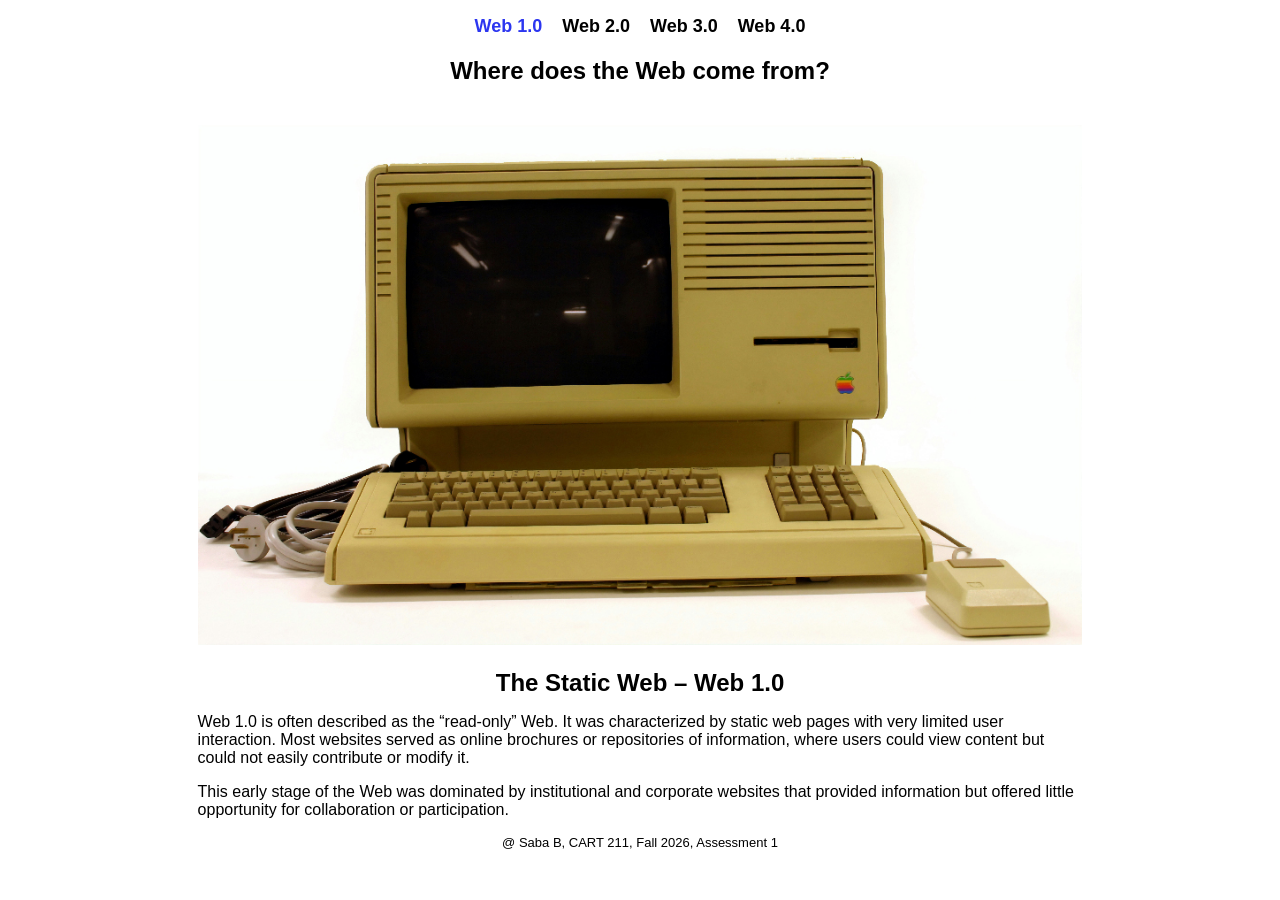
<file: Topics/Assessment2/Index.html>
<!DOCTYPE html>
<html lang="en">
<head>
    <title>Origins of the Web</title>
    <meta charset="UTF-8">
    <nav>
        <ul style="display: flex; justify-content: center; gap: 20px; list-style-type: none; padding: 0;">
            <a href="Index.html" style="color:rgb(44, 54, 240); font-weight: bold; text-decoration: none; font-size:large">Web 1.0</a>
            <a href="Page2.html" style="color:black; font-weight: bold; text-decoration: none; font-size:large">Web 2.0</a>
            <a href="Page3.html" style="color:black; font-weight: bold; text-decoration: none; font-size:large">Web 3.0</a>
            <a href="Page4.html" style="color:black; font-weight: bold; text-decoration: none; font-size:large">Web 4.0</a>
        </ul>

</head>
<body style="font-family: Arial, sans-serif;">
    <header style="width: 70%; margin: auto; text-align: center;">
    <h1>
        Where does the Web come from?
    </h1>
    <img src="Assets/apple_lisa.jpg" width="100%" style="margin: 20px 0;" alt="Apple Lisa computer">
    </header>
    <h2 style="width: 70%; margin: auto; text-align: center;">The Static Web – Web 1.0</h2>
<main style="width: 70%; margin: auto;">
<p>
Web 1.0 is often described as the “read-only” Web. It was characterized by static web pages with very limited user interaction. Most websites served as online brochures or repositories of information, where users could view content but could not easily contribute or modify it.
</p>
<p>This early stage of the Web was dominated by institutional and corporate websites that provided information but offered little opportunity for collaboration or participation.</p>
</main>

</body>

<footer style="width: 70%; margin: auto; text-align: center; font-size: small;">
    @ Saba B, CART 211, Fall 2026, Assessment 1
</footer>
</html>
</file>
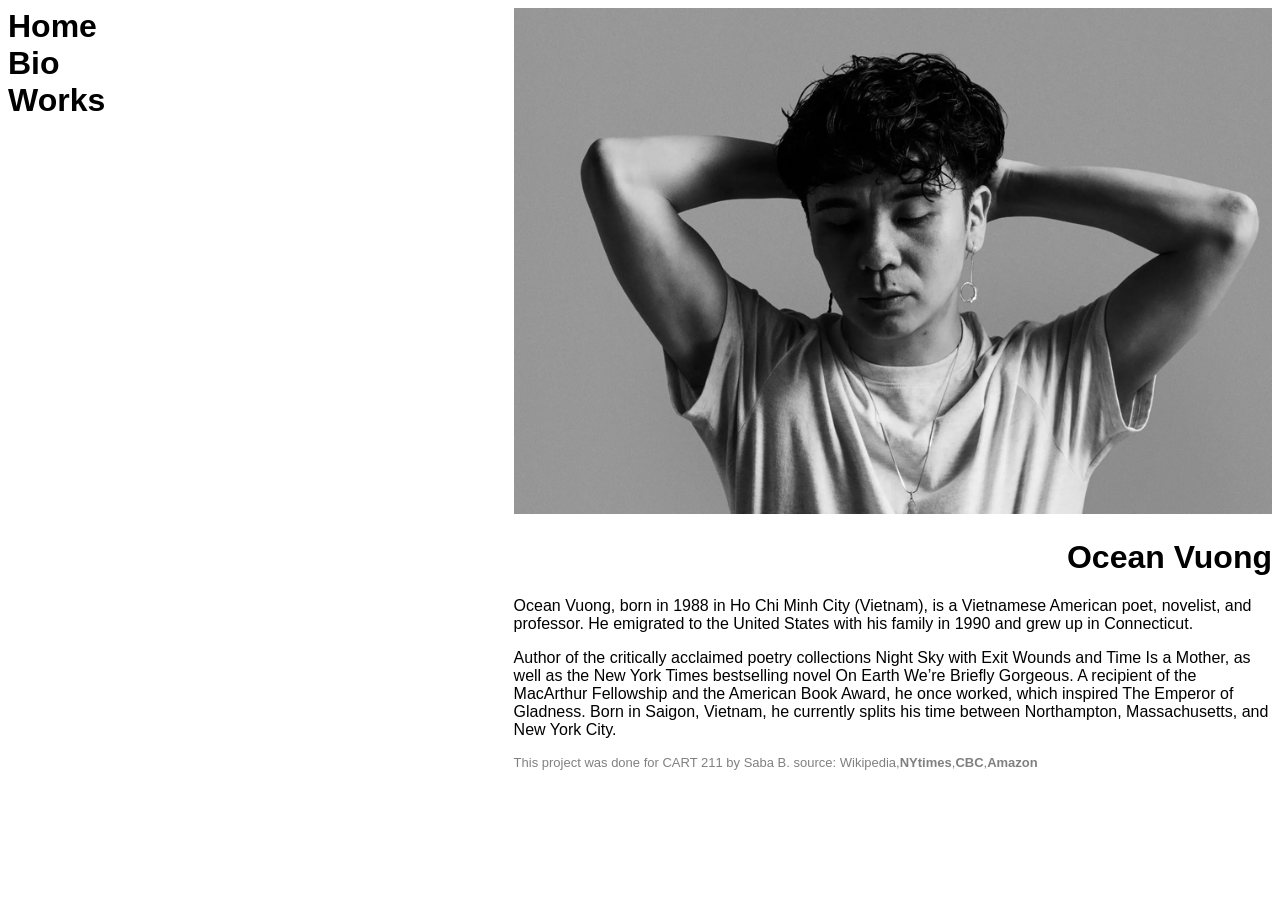
<file: Topics/Saba_Assessement3/Index.html>
<!DOCTYPE html>
<html lang="en">
<head>
    <title>Ocean Vuong</title>
<meta charset="UTF-8">
<meta name="viewport" content="width=device-width, initial-scale=1.0">
<link rel="stylesheet" href="style.css">

<nav>
  
        <a href="Index.html">Home</a>
        <a href="Bio.html">Bio</a>
        <a href="Works.html">Works</a>

</nav>

</head>

<body>

    <div id="wrapper">
    <img src="assets/Home.jpg" alt="Ocean Vuong">
    <header>
    <h1>Ocean Vuong</h1>
</header>

<main>
    <p>Ocean Vuong, born in 1988 in Ho Chi Minh City (Vietnam), is a Vietnamese American poet, novelist, and professor. He emigrated to the United States with his family in 1990 and grew up in Connecticut. 
</p>
<p>Author of the critically acclaimed poetry collections Night Sky with Exit Wounds and Time Is a Mother, as well as the New York Times bestselling novel On Earth We’re Briefly Gorgeous. A recipient of the MacArthur Fellowship and the American Book Award, he once worked, which inspired The Emperor of Gladness. Born in Saigon, Vietnam, he currently splits his time between Northampton, Massachusetts, and New York City.
</p>
</main>
<footer id="footer">
    This project was done for CART 211 by Saba B. source:  Wikipedia, <a id="footer" href="https://www.nytimes.com/2025/05/03/magazine/ocean-vuong-interview.html">NYtimes</a>, <a id="footer" href="https://www.cbc.ca/radio/writersandcompany/ocean-vuong-embraces-life-after-loss-in-his-new-book-of-poems-time-is-a-mother-1.6413281">CBC</a>, <a id="footer" href="https://www.amazon.ca/stores/Ocean-Vuong/author/B004ODUZ2M?ref=ap_rdr&isDramIntegrated=true&shoppingPortalEnabled=true">Amazon</a>
</footer>
</div>
</body>



</html>
</file>
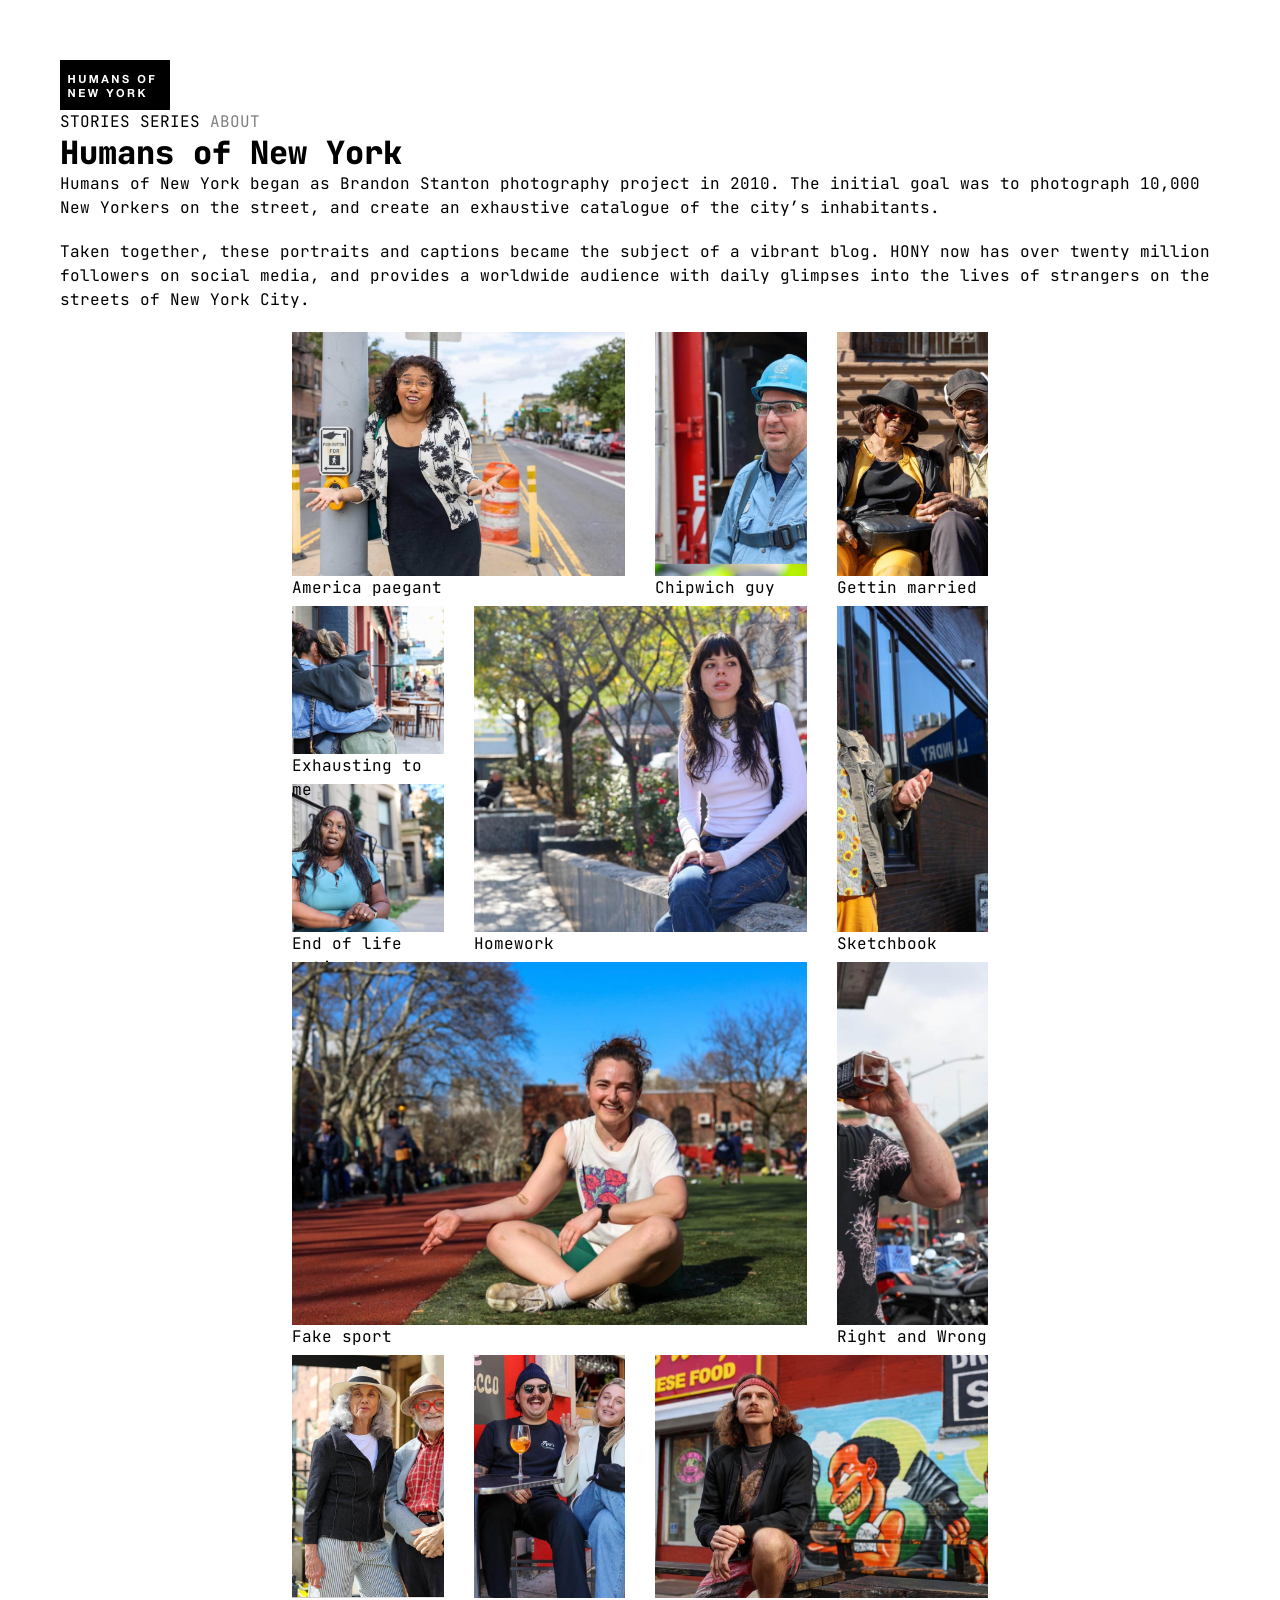
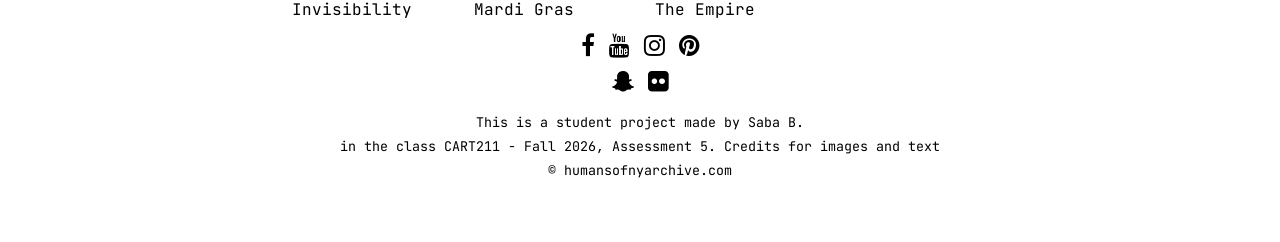
<file: Topics/Saba_Asst5/Asst5/index.html>
<!DOCTYPE html>
<html lang="en">
<head>
    <meta charset="UTF-8">
    <meta name="viewport" content="width=device-width, initial-scale=1.0">
    <title>Humans Of New York</title>
    <link rel="stylesheet" href="reset.css">
    <link rel="stylesheet" href="default.css">
    <link rel="preconnect" href="https://fonts.googleapis.com">
<link rel="preconnect" href="https://fonts.gstatic.com" crossorigin>
<link rel="stylesheet" href="https://cdnjs.cloudflare.com/ajax/libs/font-awesome/4.7.0/css/font-awesome.min.css">

<link href="https://fonts.googleapis.com/css2?family=JetBrains+Mono:ital,wght@0,100..800;1,100..800&display=swap" rel="stylesheet">

   
</head>
<body>
    <div id="wrapper">
        <header>
        <nav>
        <div class="logo">
            <a href="index.html"> <img src="assets/logo.png"></a>
        </div>
        <div class="menu">
        <a href="index.html">STORIES</a>
        <a href="series.html">SERIES</a>
        <a href="about.html" class="current">ABOUT</a>
        </div>
    </nav>
    </header>
    <main>
        <h1>Humans of New York</h1>
            <p>Humans of New York began as Brandon Stanton photography project in 2010.  The initial goal was to photograph 10,000 New Yorkers on the street, and create an exhaustive catalogue of the city’s inhabitants.
             </p>
            <p>Taken together, these portraits and captions became the subject of a vibrant blog. HONY now has over twenty million followers on social media, and provides a worldwide audience with daily glimpses into the lives of strangers on the streets of New York City.
             </p>
            <div class="image-container">
                <figure class="img1">
                    <img src="assets/america_pageant.jpg" alt="America Pageant">
                    <figcaption>America paegant</figcaption>
                </figure>
                <figure class="img2">
                    <img src="assets/Chipwich_guy.jpg" alt="Chipwich guy">
                    <figcaption>Chipwich guy</figcaption>
                </figure>
                <figure class="img3">
                    <img src="assets/gettin_married.jpg" alt="Gettin married">
                    <figcaption>Gettin married</figcaption>
                </figure>
                <figure class="img4">
                    <img src="assets/end_of_life_patient.jpg" alt="End of life patient">
                    <figcaption>End of life patient</figcaption>
                </figure>
                <figure class="img5">
                    <img src="assets/exhausting_to_me.jpg" alt="Exhausting to me">
                    <figcaption>Exhausting to me</figcaption>
                </figure>
                <figure class="img6">
                    <img src="assets/sketchbook.jpg" alt="Sketchbook">
                    <figcaption>Sketchbook</figcaption>
                </figure>
                <figure class="img7">
                    <img src="assets/homework.jpg" alt="Homework">
                    <figcaption>Homework</figcaption>
                </figure>
                <figure class="img8">
                    <img src="assets/fake_sport.jpg" alt="Fake sport">
                    <figcaption>Fake sport</figcaption>
                </figure>
                <figure class="img9">
                    <img src="assets/Right_and_wrong.jpg" alt="Right and Wrong">
                    <figcaption>Right and Wrong</figcaption>
                </figure>
                <figure class="img10">
                    <img src="assets/invisibility.jpg" alt="Invisibility">
                    <figcaption>Invisibility</figcaption>
                </figure>
                <figure class="img11">
                    <img src="assets/Mardi-Gras.jpg" alt="Margi Gras">
                    <figcaption>Mardi Gras</figcaption>
                </figure>
                <figure class="img12">
                    <img src="assets/The_Empire.jpg" alt="The Empire">
                    <figcaption>The Empire</figcaption>
                </figure>
            </div>
        
    </main>
    <footer>
        <div class="icon-wrapper">
            <a href="#" class="fa fa-facebook"></a>
            <a href="#" class="fa fa-youtube"></a>
            <a href="#" class="fa fa-instagram"></a>
            <a href="#" class="fa fa-pinterest"></a>
            <a href="#" class="fa fa-snapchat-ghost"></a>
            <a href="#" class="fa fa-flickr"></a>
            </div> 
    <small>This is a student project made by Saba B. <br>in the class CART211 - Fall 2026, Assessment 5. Credits for images and text © humansofnyarchive.com
    </small>
    </footer>

    </div>
    
</body>

</html>
</file>
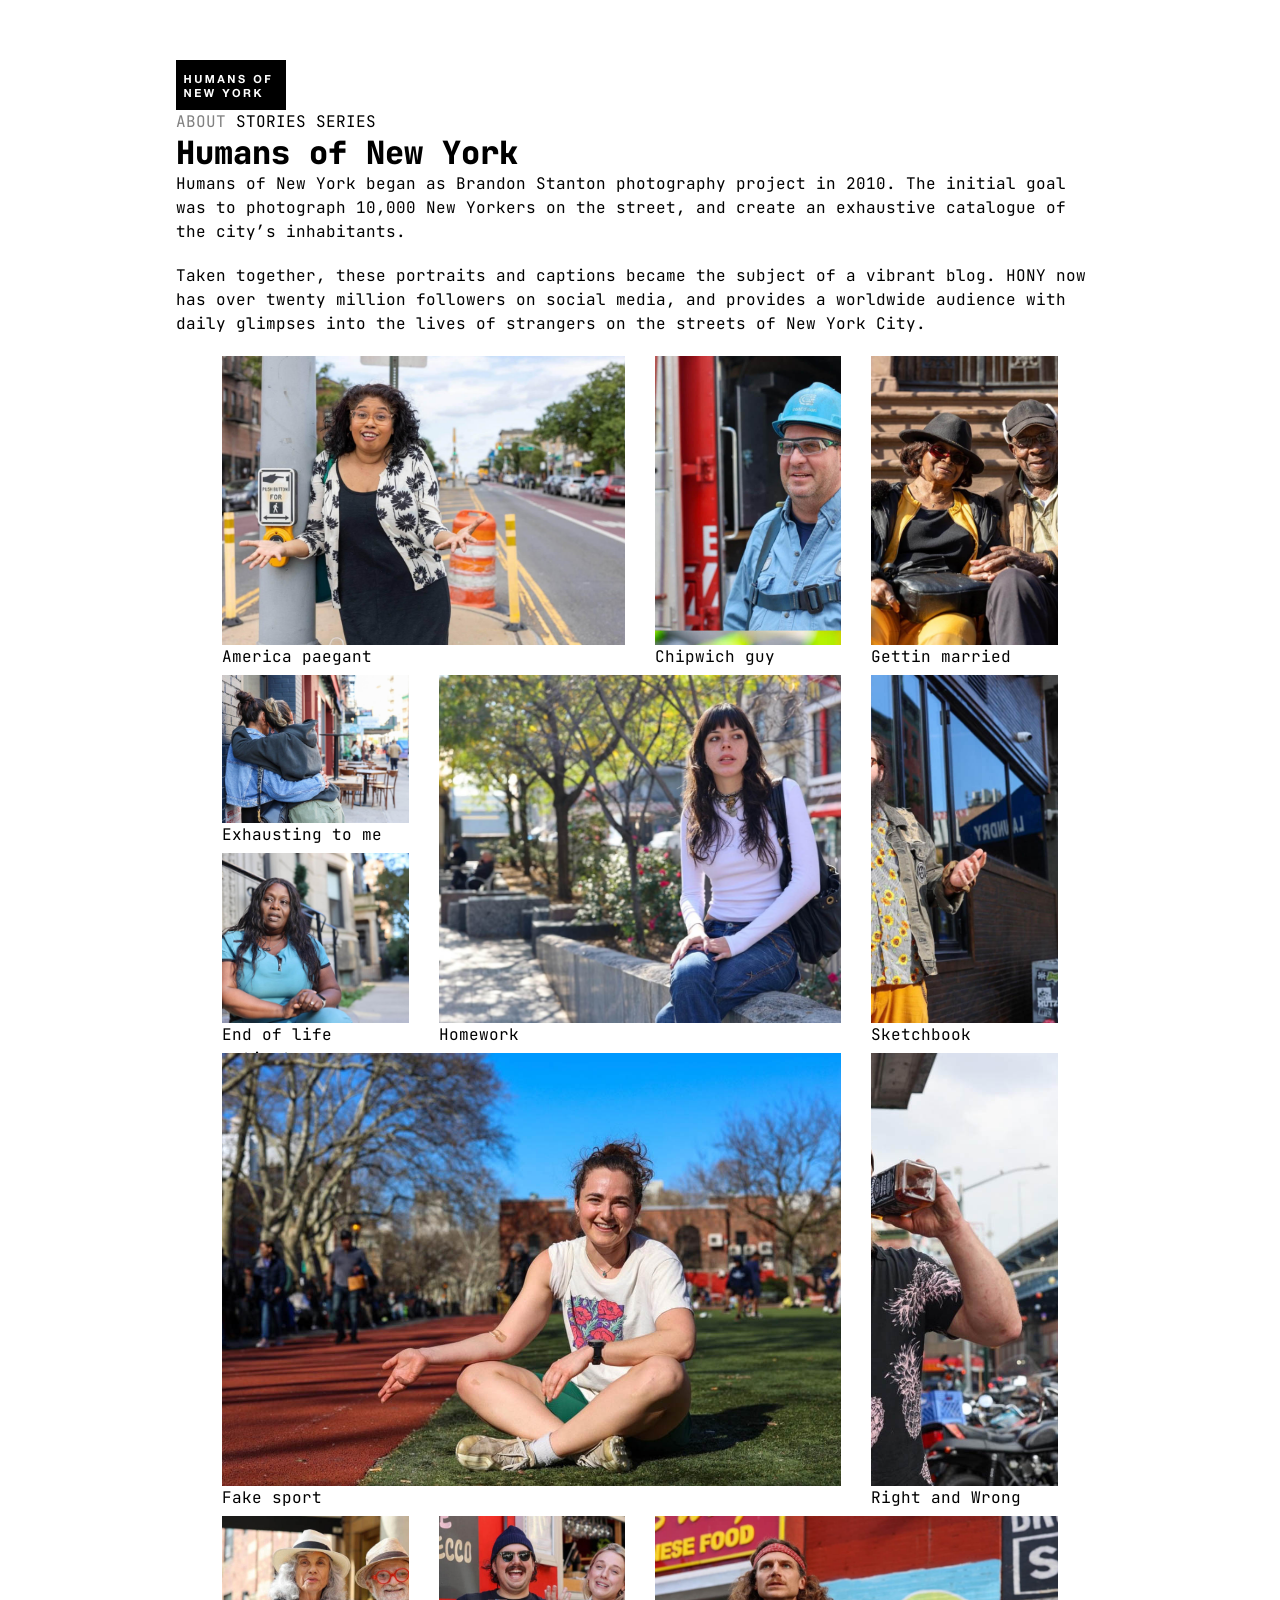
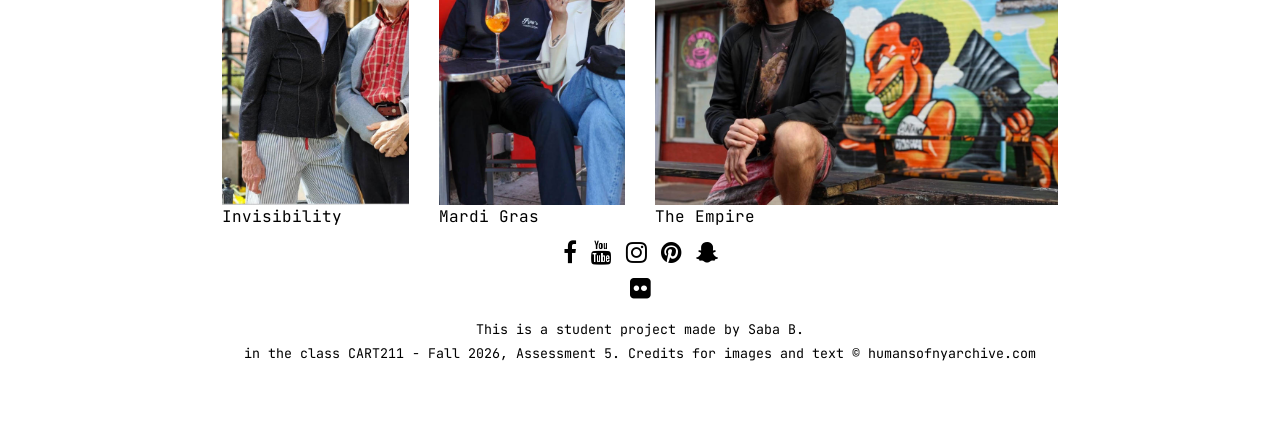
<file: Topics/Saba_Asst5/Saba_Asst5/index.html>
<!DOCTYPE html>
<html lang="en">
<head>
    <meta charset="UTF-8">
    <meta name="viewport" content="width=device-width, initial-scale=1.0">
    <title>Humans Of New York</title>
    <link rel="stylesheet" href="reset.css">
    <link rel="stylesheet" href="default.css">
    <link rel="preconnect" href="https://fonts.googleapis.com">
<link rel="preconnect" href="https://fonts.gstatic.com" crossorigin>
<link rel="stylesheet" href="https://cdnjs.cloudflare.com/ajax/libs/font-awesome/4.7.0/css/font-awesome.min.css">

<link href="https://fonts.googleapis.com/css2?family=JetBrains+Mono:ital,wght@0,100..800;1,100..800&display=swap" rel="stylesheet">

   
</head>
<body>
    <div id="wrapper">
        <header>
        <nav>
        <div class="logo">
            <a href="index.html"> <img src="assets/logo.png"></a>
        </div>
        <div class="menu">
        <a href="index.html" class="current">ABOUT</a>
        <a href="series.html">STORIES</a>
        <a href="about.html">SERIES</a>
        </div>
    </nav>
    </header>
    <main>
        <h1>Humans of New York</h1>
            <p>Humans of New York began as Brandon Stanton photography project in 2010.  The initial goal was to photograph 10,000 New Yorkers on the street, and create an exhaustive catalogue of the city’s inhabitants.
             </p>
            <p>Taken together, these portraits and captions became the subject of a vibrant blog. HONY now has over twenty million followers on social media, and provides a worldwide audience with daily glimpses into the lives of strangers on the streets of New York City.
             </p>
            <div class="image-container">
                <figure class="img1">
                    <img src="assets/america_pageant.jpg" alt="America Pageant">
                    <figcaption>America paegant</figcaption>
                </figure>
                <figure class="img2">
                    <img src="assets/Chipwich_guy.jpg" alt="Chipwich guy">
                    <figcaption>Chipwich guy</figcaption>
                </figure>
                <figure class="img3">
                    <img src="assets/gettin_married.jpg" alt="Gettin married">
                    <figcaption>Gettin married</figcaption>
                </figure>
                <figure class="img4">
                    <img src="assets/end_of_life_patient.jpg" alt="End of life patient">
                    <figcaption>End of life patient</figcaption>
                </figure>
                <figure class="img5">
                    <img src="assets/exhausting_to_me.jpg" alt="Exhausting to me">
                    <figcaption>Exhausting to me</figcaption>
                </figure>
                <figure class="img6">
                    <img src="assets/sketchbook.jpg" alt="Sketchbook">
                    <figcaption>Sketchbook</figcaption>
                </figure>
                <figure class="img7">
                    <img src="assets/homework.jpg" alt="Homework">
                    <figcaption>Homework</figcaption>
                </figure>
                <figure class="img8">
                    <img src="assets/fake_sport.jpg" alt="Fake sport">
                    <figcaption>Fake sport</figcaption>
                </figure>
                <figure class="img9">
                    <img src="assets/Right_and_wrong.jpg" alt="Right and Wrong">
                    <figcaption>Right and Wrong</figcaption>
                </figure>
                <figure class="img10">
                    <img src="assets/invisibility.jpg" alt="Invisibility">
                    <figcaption>Invisibility</figcaption>
                </figure>
                <figure class="img11">
                    <img src="assets/Mardi-Gras.jpg" alt="Margi Gras">
                    <figcaption>Mardi Gras</figcaption>
                </figure>
                <figure class="img12">
                    <img src="assets/The_Empire.jpg" alt="The Empire">
                    <figcaption>The Empire</figcaption>
                </figure>
            </div>
        
    </main>
    <footer>
        <div class="icon-wrapper">
            <a href="#" class="fa fa-facebook"></a>
            <a href="#" class="fa fa-youtube"></a>
            <a href="#" class="fa fa-instagram"></a>
            <a href="#" class="fa fa-pinterest"></a>
            <a href="#" class="fa fa-snapchat-ghost"></a>
            <a href="#" class="fa fa-flickr"></a>
            </div> 
    <small>This is a student project made by Saba B. <br>in the class CART211 - Fall 2026, Assessment 5. Credits for images and text © humansofnyarchive.com
    </small>
    </footer>

    </div>
    
</body>

</html>
</file>
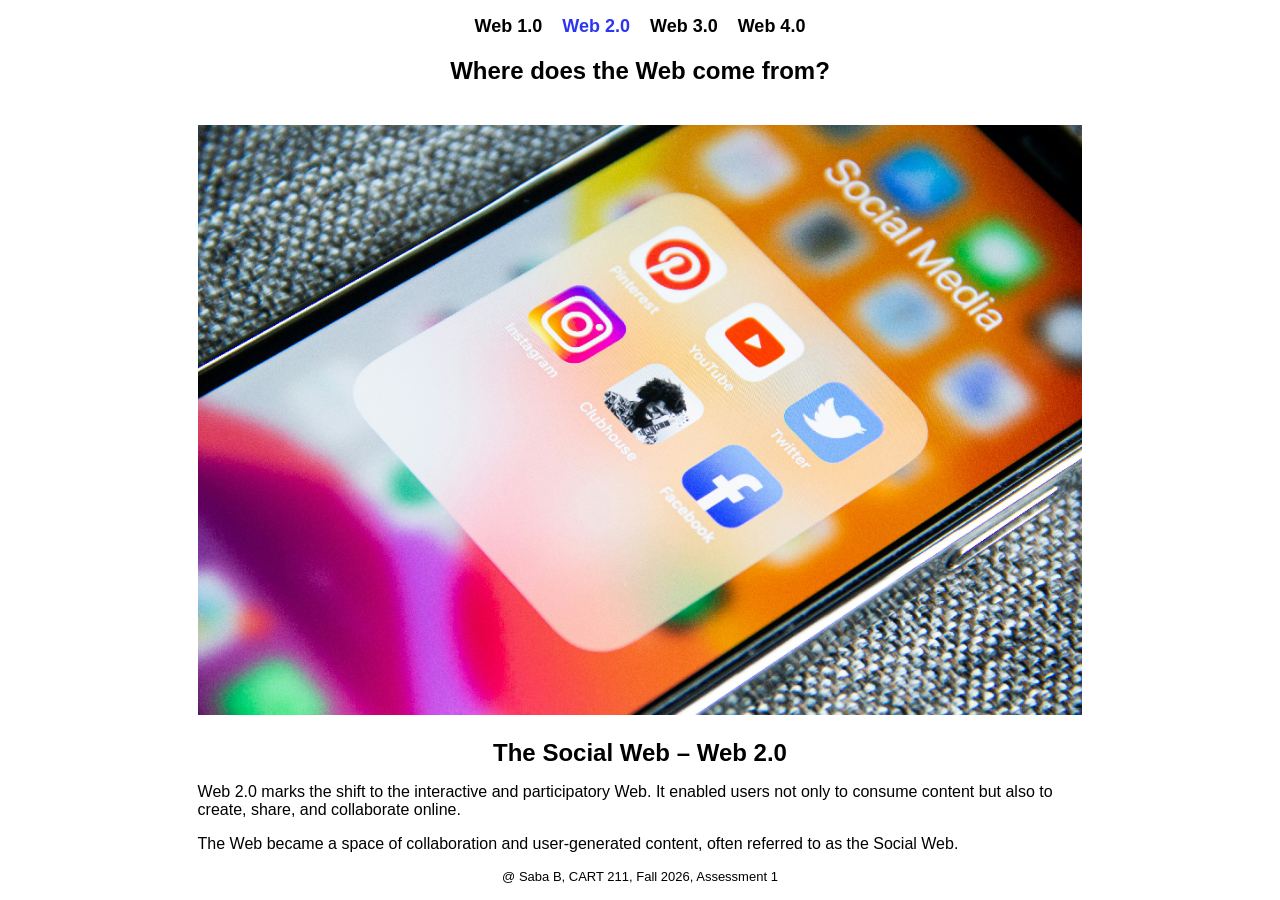
<file: Topics/Assessment2/Page2.html>
<!DOCTYPE html>
<html lang="en">
<head>
    <title>Origins of the Web</title>
    <meta charset="UTF-8">
    <nav>
        <ul style="display: flex; justify-content: center; gap: 20px; list-style-type: none; padding: 0;">
            <a href="Index.html" style="color: black; font-weight: bold; text-decoration: none; font-size:large">Web 1.0</a>
            <a href="Page2.html" style="color:rgb(44, 54, 240);; font-weight: bold; text-decoration: none; font-size:large">Web 2.0</a>
            <a href="Page3.html" style="color:black; font-weight: bold; text-decoration: none; font-size:large">Web 3.0</a>
            <a href="Page4.html" style="color:black; font-weight: bold; text-decoration: none; font-size:large">Web 4.0</a>
        </ul>

</head>
<body style="font-family: Arial, sans-serif;">
    <header style="width: 70%; margin: auto; text-align: center;">
    <h1>
        Where does the Web come from?
    </h1>
    <img src="Assets/social_media.jpg" width="100%" style="margin: 20px 0;" alt="Apple Lisa computer">
    </header>
    <h2 style="width: 70%; margin: auto; text-align: center;">The Social Web – Web 2.0</h2>
<main style="width: 70%; margin: auto;">

<p>
Web 2.0 marks the shift to the interactive and participatory Web. It enabled users not only to consume content but also to create, share, and collaborate online.
</p>
<p>The Web became a space of collaboration and user-generated content, often referred to as the Social Web.</p>
</main>

</body>

<footer style="width: 70%; margin: auto; text-align: center; font-size: small;">
    @ Saba B, CART 211, Fall 2026, Assessment 1
</footer>
</html>
</file>
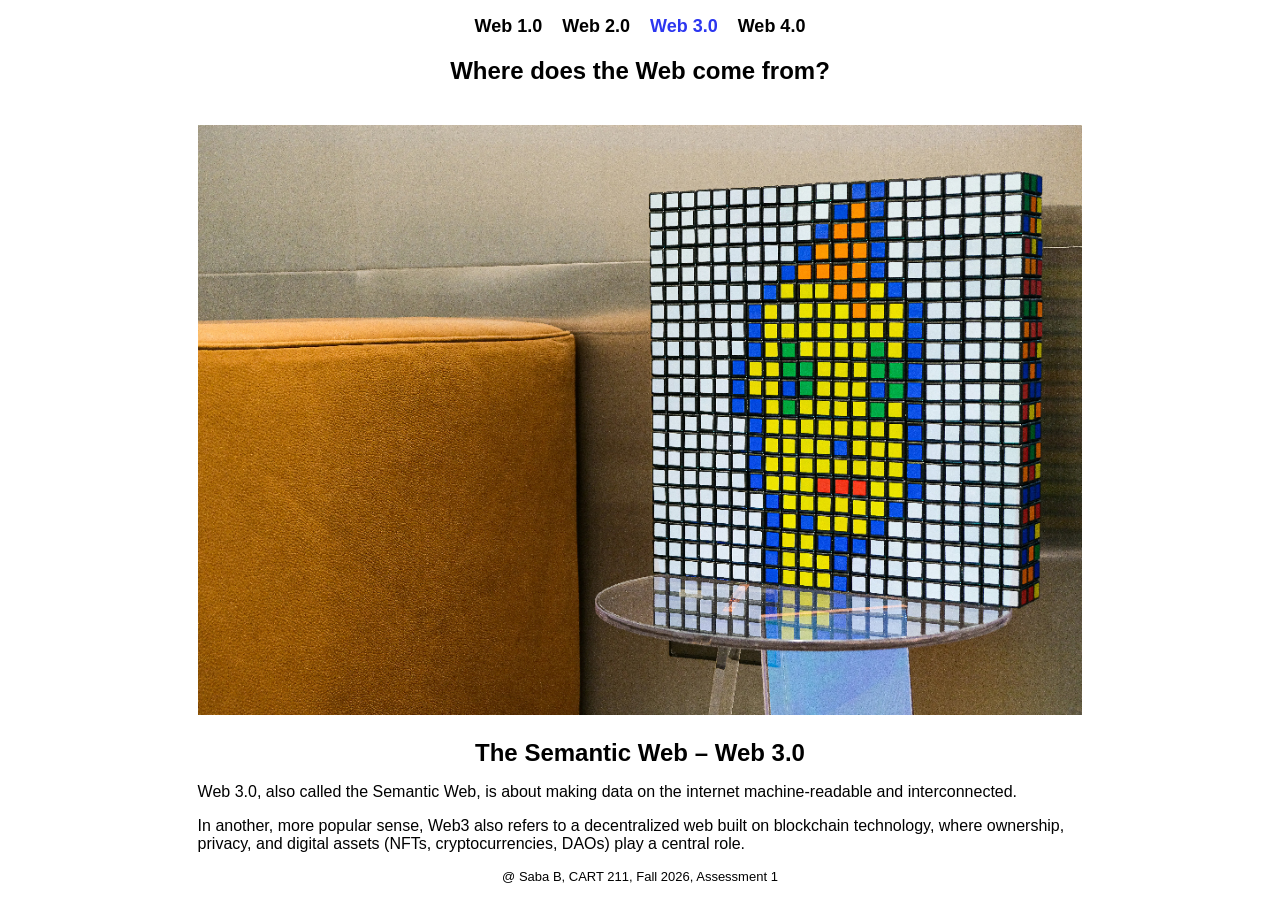
<file: Topics/Assessment2/Page3.html>
<!DOCTYPE html>
<html lang="en">
<head>
    <title>Origins of the Web</title>
    <meta charset="UTF-8">
    <nav>
        <ul style="display: flex; justify-content: center; gap: 20px; list-style-type: none; padding: 0;">
            <a href="Index.html" style="color:black; font-weight: bold; text-decoration: none; font-size:large">Web 1.0</a>
            <a href="Page2.html" style="color:black; font-weight: bold; text-decoration: none; font-size:large">Web 2.0</a>
            <a href="Page3.html" style="color:rgb(44, 54, 240); font-weight: bold; text-decoration: none; font-size:large">Web 3.0</a>
            <a href="Page4.html" style="color:black; font-weight: bold; text-decoration: none; font-size:large">Web 4.0</a>
        </ul>

</head>
<body style="font-family: Arial, sans-serif;">
    <header style="width: 70%; margin: auto; text-align: center;">
    <h1>
        Where does the Web come from?
    </h1>
    <img src="Assets/cryptopunk.jpg" width="100%" style="margin: 20px 0;" alt="Apple Lisa computer">
    </header>
    <h2 style="width: 70%; margin: auto; text-align: center;">The Semantic Web – Web 3.0
</h2>
<main style="width: 70%; margin: auto;">
<p>Web 3.0, also called the Semantic Web, is about making data on the internet machine-readable and interconnected.
</p>
<p>In another, more popular sense, Web3 also refers to a decentralized web built on blockchain technology, where ownership, privacy, and digital assets (NFTs, cryptocurrencies, DAOs) play a central role.
</p>
</body>

<footer style="width: 70%; margin: auto; text-align: center; font-size: small;">
    @ Saba B, CART 211, Fall 2026, Assessment 1
</footer>
</html>
</file>
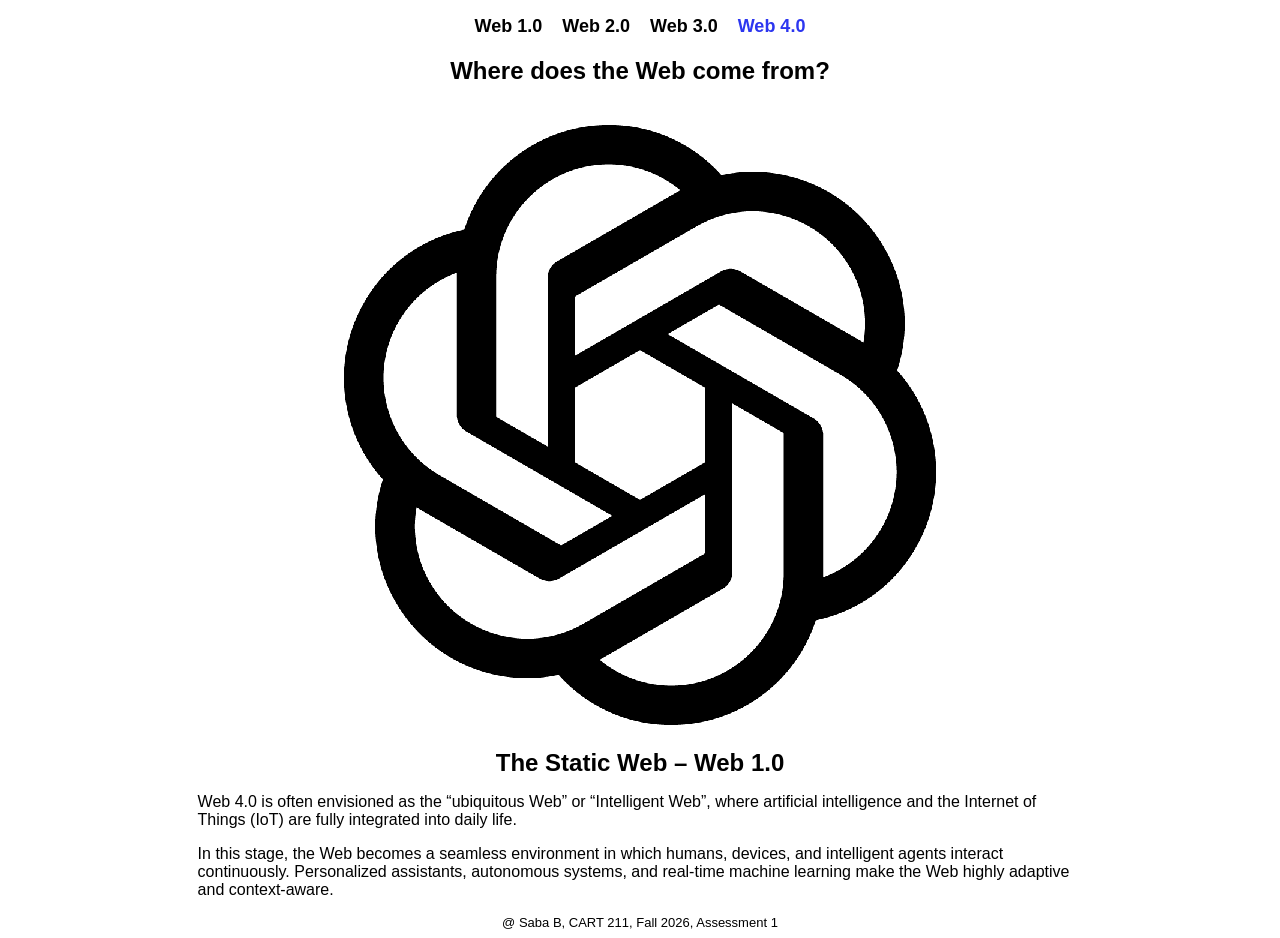
<file: Topics/Assessment2/Page4.html>
<!DOCTYPE html>
<html lang="en">
<head>
    <title>Origins of the Web</title>
    <meta charset="UTF-8">
    <nav>
        <ul style="display: flex; justify-content: center; gap: 20px; list-style-type: none; padding: 0;">
            <a href="Index.html" style="color:black; font-weight: bold; text-decoration: none; font-size:large">Web 1.0</a>
            <a href="Page2.html" style="color:black; font-weight: bold; text-decoration: none; font-size:large">Web 2.0</a>
            <a href="Page3.html" style="color:black; font-weight: bold; text-decoration: none; font-size:large">Web 3.0</a>
            <a href="Page4.html" style="color:rgb(44, 54, 240); font-weight: bold; text-decoration: none; font-size:large">Web 4.0</a>
        </ul>

</head>
<body style="font-family: Arial, sans-serif;">
    <header style="width: 70%; margin: auto; text-align: center;">
    <h1>
        Where does the Web come from?
    </h1>
    <img src="Assets/ChatGPT_Logo.gif" max-width="70%" height="auto" style="margin: 20px 0; " alt="Apple Lisa computer">
    </header>
    <h2 style="width: 70%; margin: auto; text-align: center;">The Static Web – Web 1.0</h2>
<main style="width: 70%; margin: auto;">
<p> Web 4.0 is often envisioned as the “ubiquitous Web” or “Intelligent Web”, where artificial intelligence and the Internet of Things (IoT) are fully integrated into daily life.
</p>
<p>In this stage, the Web becomes a seamless environment in which humans, devices, and intelligent agents interact continuously. Personalized assistants, autonomous systems, and real-time machine learning make the Web highly adaptive and context-aware.
</p>

</body>

<footer style="width: 70%; margin: auto; text-align: center; font-size: small;">
    @ Saba B, CART 211, Fall 2026, Assessment 1
</footer>
</html>
</file>
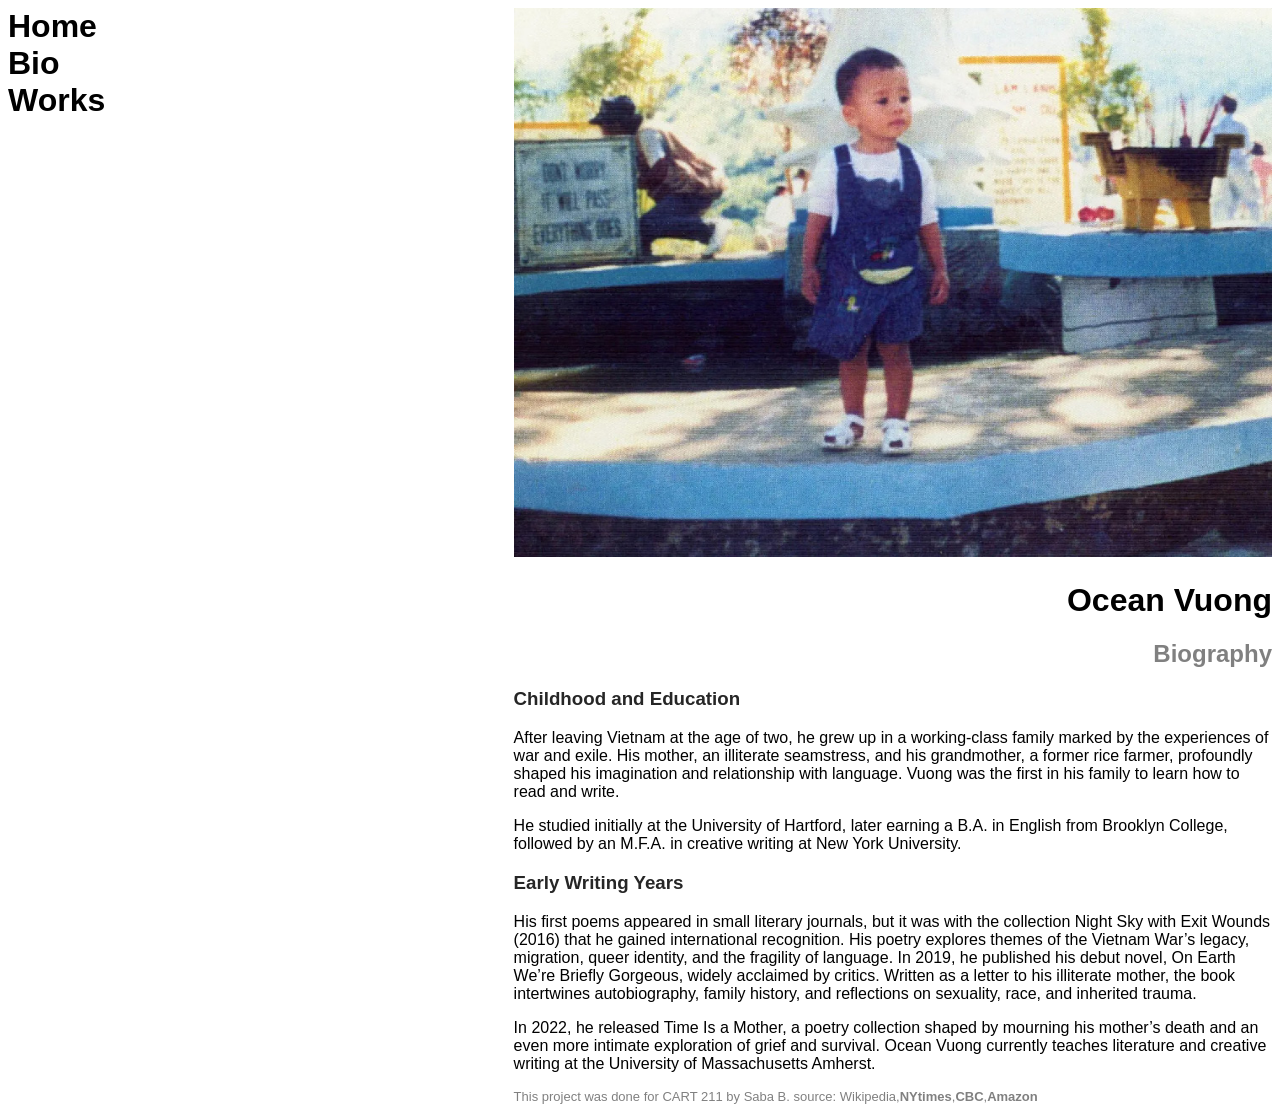
<file: Topics/Saba_Assessement3/Bio.html>
<!DOCTYPE html>
<html lang="en">
<head>
    <title>Ocean Vuong</title>
<meta charset="UTF-8">
<meta name="viewport" content="width=device-width, initial-scale=1.0">
<link rel="stylesheet" href="style.css">

<nav>
    
        <a href="Index.html">Home</a>
        <a href="Bio.html">Bio</a>
        <a href="Works.html">Works</a>
    
</nav>

</head>

<body>

    <div id="wrapper">
    <img src="assets/Bio.jpg" alt="Ocean Vuong">
    <header>
    <h1>Ocean Vuong</h1>
    <h2>Biography</h2>
</header>

<main>
    <h3>Childhood and Education
</h3>
    <p>After leaving Vietnam at the age of two, he grew up in a working-class family marked by the experiences of war and exile. His mother, an illiterate seamstress, and his grandmother, a former rice farmer, profoundly shaped his imagination and relationship with language. Vuong was the first in his family to learn how to read and write.
</p>
<p>He studied initially at the University of Hartford, later earning a B.A. in English from Brooklyn College, followed by an M.F.A. in creative writing at New York University.
</p>
<h3>Early Writing Years</h3>
<p>His first poems appeared in small literary journals, but it was with the collection Night Sky with Exit Wounds (2016) that he gained international recognition. His poetry explores themes of the Vietnam War’s legacy, migration, queer identity, and the fragility of language.
In 2019, he published his debut novel, On Earth We’re Briefly Gorgeous, widely acclaimed by critics. Written as a letter to his illiterate mother, the book intertwines autobiography, family history, and reflections on sexuality, race, and inherited trauma.
</p>
<p>In 2022, he released Time Is a Mother, a poetry collection shaped by mourning his mother’s death and an even more intimate exploration of grief and survival.
Ocean Vuong currently teaches literature and creative writing at the University of Massachusetts Amherst.

</p>
</main>
<footer id="footer">
    This project was done for CART 211 by Saba B. source:  Wikipedia, <a id="footer" href="https://www.nytimes.com/2025/05/03/magazine/ocean-vuong-interview.html">NYtimes</a>, <a id="footer" href="https://www.cbc.ca/radio/writersandcompany/ocean-vuong-embraces-life-after-loss-in-his-new-book-of-poems-time-is-a-mother-1.6413281">CBC</a>, <a id="footer" href="https://www.amazon.ca/stores/Ocean-Vuong/author/B004ODUZ2M?ref=ap_rdr&isDramIntegrated=true&shoppingPortalEnabled=true">Amazon</a>
</footer>
</div>
</body>



</html>
</file>
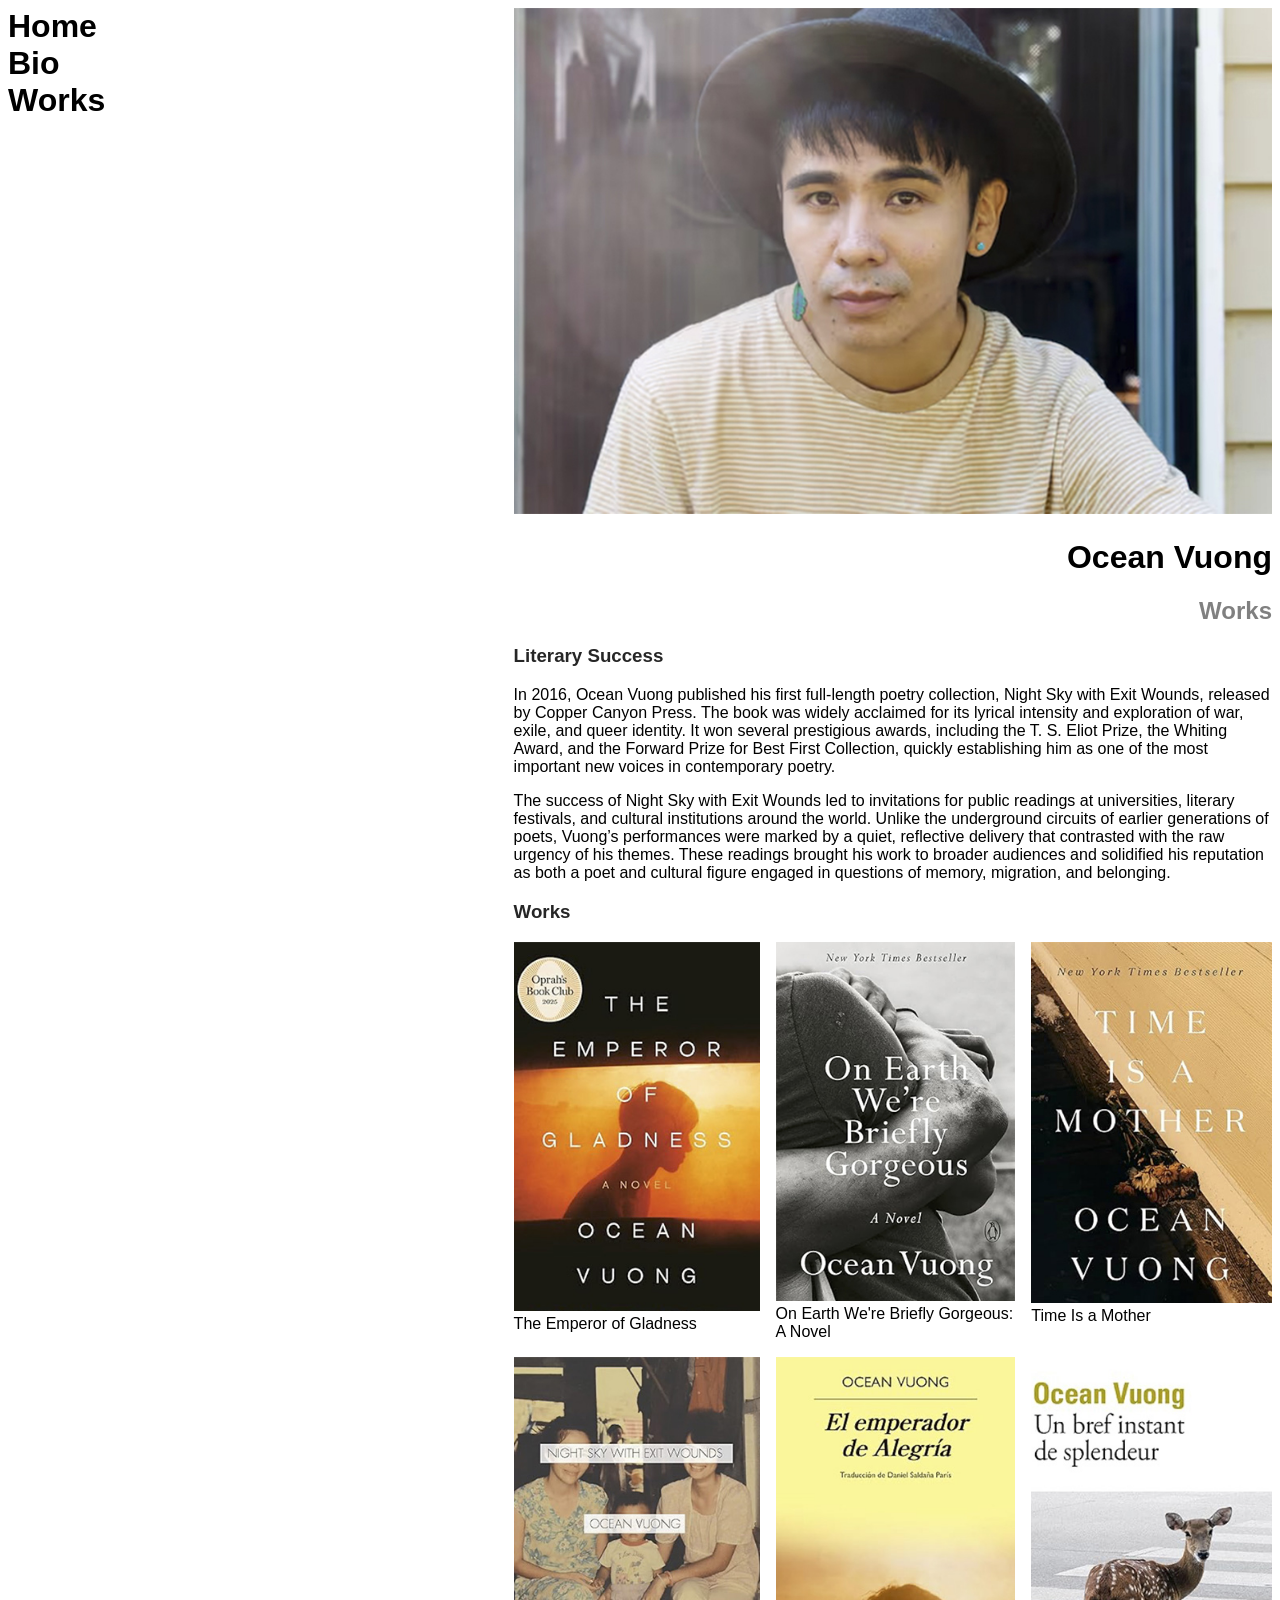
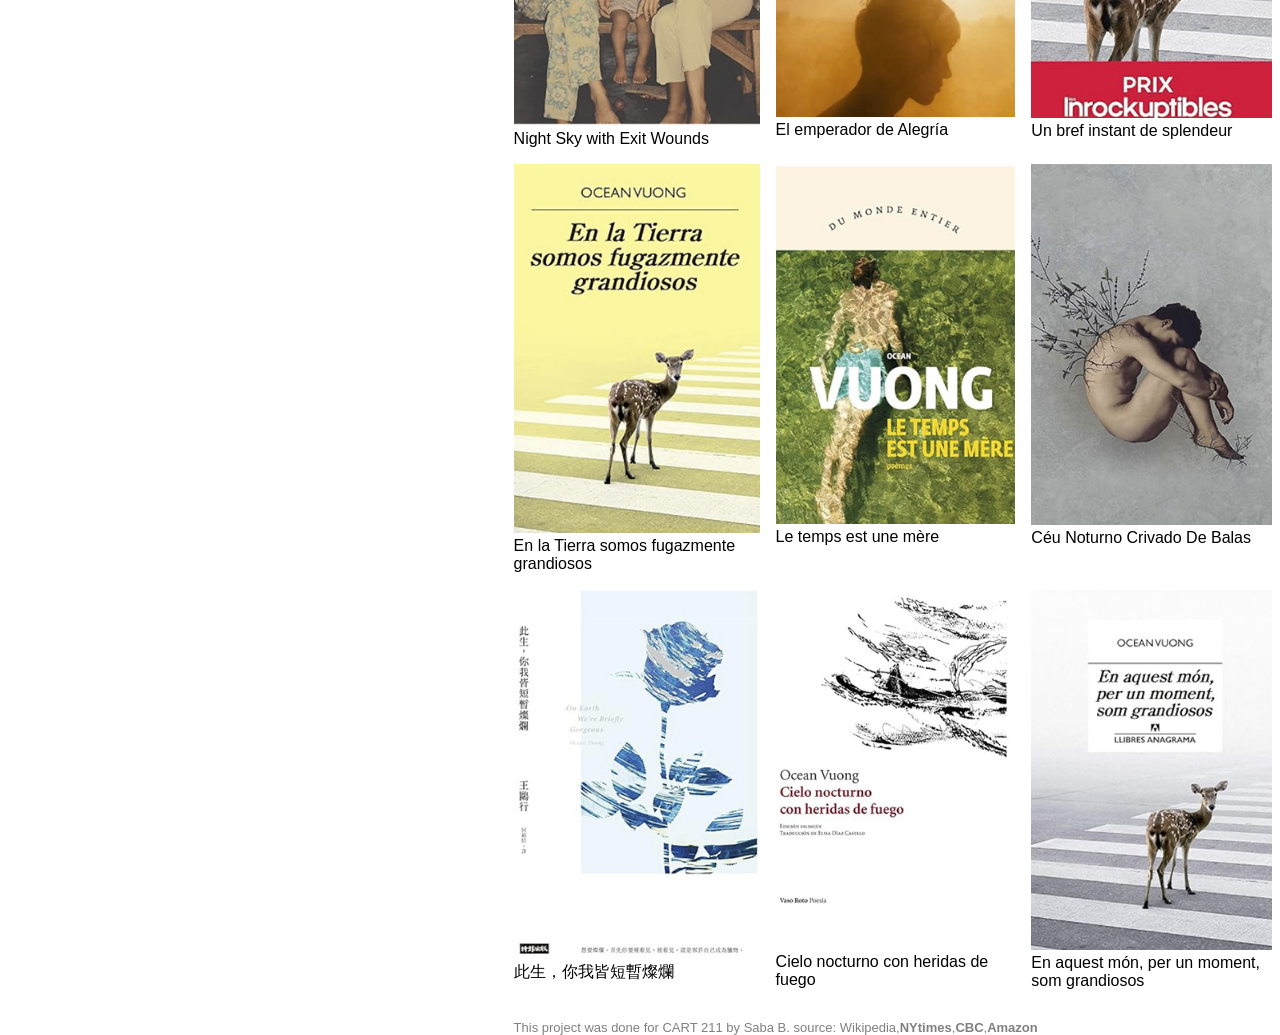
<file: Topics/Saba_Assessement3/Works.html>
<!DOCTYPE html>
<html lang="en">
<head>
    <title>Ocean Vuong</title>
<meta charset="UTF-8">
<meta name="viewport" content="width=device-width, initial-scale=1.0">
<link rel="stylesheet" href="style.css">

<nav>
    
        <a href="Index.html">Home</a>
        <a href="Bio.html">Bio</a>
        <a href="Works.html">Works</a>
    
</nav>

</head>

<body>

    <div id="wrapper">
    <img src="assets/work.jpg" alt="Ocean Vuong">
    <header>
    <h1>Ocean Vuong</h1>
    <h2>Works</h2>
</header>
<h3>Literary Success</h3>
<main>
<p>In 2016, Ocean Vuong published his first full-length poetry collection, Night Sky with Exit Wounds, released by Copper Canyon Press. The book was widely acclaimed for its lyrical intensity and exploration of war, exile, and queer identity. It won several prestigious awards, including the T. S. Eliot Prize, the Whiting Award, and the Forward Prize for Best First Collection, quickly establishing him as one of the most important new voices in contemporary poetry.
</p>
<p>The success of Night Sky with Exit Wounds led to invitations for public readings at universities, literary festivals, and cultural institutions around the world. Unlike the underground circuits of earlier generations of poets, Vuong’s performances were marked by a quiet, reflective delivery that contrasted with the raw urgency of his themes. These readings brought his work to broader audiences and solidified his reputation as both a poet and cultural figure engaged in questions of memory, migration, and belonging.
</p>

<h3>Works</h3>
<div class="bookgrid">
    <figure>
        <img src="assets/Emperor.jpg" alt="The Emperor of Gladness" width="100%">
        <figcaption>The Emperor of Gladness</figcaption>
    </figure>
    <figure>
        <img src="assets/Earth.jpg" alt="On Earth We're Briefly Gorgeous: A Novel"  width="100%">
        <figcaption>On Earth We're Briefly Gorgeous: A Novel</figcaption>
    </figure>
    <figure>
        <img src="assets/Mother.jpg" alt="Time Is a Mother"  width="100%">
        <figcaption>Time Is a Mother</figcaption>
    </figure>
    <figure>
        <img src="assets/Wounds.jpg" alt="Night Sky with Exit Wounds"  width="100%">
    <figcaption>Night Sky with Exit Wounds</figcaption>
    </figure>
    <figure>
        <img src="assets/Emperador.jpg" alt="El emperador de Alegría"  width="100%">
        <figcaption>El emperador de Alegría</figcaption>
    </figure>
    <figure>
        <img src="assets/splendeur.jpg" alt="Un bref instant de splendeur"  width="100%">
        <figcaption>Un bref instant de splendeur</figcaption>
    </figure>
    <figure>
        <img src="assets/Tierra.jpg" alt="En la Tierra somos fugazmente grandiosos"  width="100%">
        <figcaption>En la Tierra somos fugazmente grandiosos</figcaption>
    </figure>
    <figure>
        <img src="assets/mere.jpg" alt="Le temps est une mère"  width="100%">
        <figcaption>Le temps est une mère</figcaption>
    </figure>
    <figure>
        <img src="assets/Balas.jpg" alt="Céu Noturno Crivado De Balas"  width="100%">
        <figcaption>Céu Noturno Crivado De Balas</figcaption>
    </figure>
    <figure>
        <img src="assets/ChineseED.jpg" alt="此生，你我皆短暫燦爛"  width="100%">
        <figcaption>此生，你我皆短暫燦爛</figcaption>
    </figure>
    <figure>
        <img src="assets/Heridas.jpg" alt="Cielo nocturno con heridas de fuego"  width="100%">
     <figcaption>Cielo nocturno con heridas de fuego
     </figcaption>
    </figure>
    <figure>
        <img src="assets/aquest.jpg" alt="En aquest món, per un moment, som grandiosos"  width="100%">
        <figcaption>En aquest món, per un moment, som grandiosos</figcaption>
    </figure>
</div>
</main>
<footer id="footer">
    This project was done for CART 211 by Saba B. source:  Wikipedia, <a id="footer" href="https://www.nytimes.com/2025/05/03/magazine/ocean-vuong-interview.html">NYtimes</a>, <a id="footer" href="https://www.cbc.ca/radio/writersandcompany/ocean-vuong-embraces-life-after-loss-in-his-new-book-of-poems-time-is-a-mother-1.6413281">CBC</a>, <a id="footer" href="https://www.amazon.ca/stores/Ocean-Vuong/author/B004ODUZ2M?ref=ap_rdr&isDramIntegrated=true&shoppingPortalEnabled=true">Amazon</a>
</footer>
</div>


</body>



</html>
</file>
<file: Topics/Saba_Assessement3/style.css>
body{
    background-color: white;
    font-family: Arial, Helvetica, sans-serif;
}

a{
    text-decoration: none;
    color: black;
    font-size: 2em;
    font-weight: bold;
    display: block;
}

nav{
    float: left;
    width: 20%;
}

#wrapper{ 
    float: right;
    display: block;
    width: 60%;
    text-align: left;
    margin: auto;
    
}

h1{
    font-weight: 800;
    text-align: right;
}
h2{
    color: gray;
    text-align: right;
}

h3{
    color: rgb(38, 38, 38);
    font-weight: bold;
}

#footer{
    display: flex;
    font-size: small;
    color: gray;
    text-align: right;
}

.bookgrid{
    display: grid;
    max-width: 100%;
    gap: 16px;
    
    grid-template-columns: auto auto auto;
    margin-bottom: 30px;
}

img {
    width: 100%;
    height: auto;
}

figure {
    margin: 0%;
}

figcaption {
    margin: 0%;
}


 @media (max-width:767px){
     nav a{
        color: white;
        display: inline-block;
        font-size: small;
     }
     nav{
        background-color: black;
        float: none;
        width: 100%;
        height: 10%;
        margin: 0 auto; 
        min-height: 40px;
        display: flex;
        justify-content: space-evenly;
        align-items: center;
        position: static;
     }
    
     #wrapper{ 
     float: none;
     width: 90%;
     margin: 5% auto;
     position: static;
     
    
     }
     .bookgrid{
     display: grid;
     max-width: 100%;
     grid-template-columns: auto auto;
     margin-bottom: 30px;
     }

 }
</file>
<file: Topics/Saba_Asst5/Asst5/default.css>
body {
    font-family: "JetBrains Mono", monospace;
    margin: 60px;
}
 header {
    display: flex;
    justify-content: space-between;
 }


h1 {
    font-weight: 800;
}
main img {
    width: 100%;
    height: 100%;
    object-fit: cover;
    
}

main p{
    text-align: left;
    margin-bottom: 20px;
}

.image-container {
    width: 60%;
    margin: 0 auto;
    display: grid;
    grid-template-columns: repeat(4, 1fr);
    gap: 30px;
}

.img1 {
    grid-column-start: 1;
    grid-column-end: 3;
}

.img5 {
    grid-row-start: 2;
    grid-row-end: 3;
}

.img6 {
    grid-row-start: 2;
    grid-row-end: 4;
}
.img7 {
    grid-row-start: 2;
    grid-row-end: 4;
    grid-column-start: 2;
    grid-column-end: 4;
}

.img8 {
    grid-column-start: 1;
    grid-column-end: 4;
}

.img12 {
    grid-column-start: 3;
    grid-column-end: 5;
}

#wrapper {
    width: 80;
    margin: 0 auto;
}

.current {
    color: gray !important;
}

footer {
    width: 600px;
    margin: 0 auto;
    text-align: center;
    font-size: 1rem;
    
}

footer small {
    margin-top: 20px;

}
.icon-wrapper {
    font-size: 1.5rem;
    margin-top: 30px;
    margin-bottom: 10px;
    margin-left: auto;
    margin-right: auto;
    width: 20%;
}
</file>
<file: Topics/Saba_Asst5/Saba_Asst5/default.css>
body {
    font-family: "JetBrains Mono", monospace;
    margin: 60px;
}
 header {
    display: flex;
    justify-content: space-between;
 }


h1 {
    font-weight: 800;
}
main img {
    width: 100%;
    height: 100%;
    object-fit: cover;
    
}

main p {
    text-align: left;
    margin-bottom: 20px;
}

.story-container {
    width: 100%;
    margin: 0 auto;
    display: grid;
    grid-template-columns: repeat(2, 1fr);
    gap: 30px;
}

.image-container {
    width: 90%;
    margin: 0 auto;
    display: grid;
    grid-template-columns: repeat(4, 1fr);
    gap: 30px;
}

.img1 {
    grid-column-start: 1;
    grid-column-end: 3;
}

.img5 {
    grid-row-start: 2;
    grid-row-end: 3;
}

.img6 {
    grid-row-start: 2;
    grid-row-end: 4;
    object-position: left;
}
.img7 {
    grid-row-start: 2;
    grid-row-end: 4;
    grid-column-start: 2;
    grid-column-end: 4;
}

.img8 {
    grid-column-start: 1;
    grid-column-end: 4;
}

.img12 {
    grid-column-start: 3;
    grid-column-end: 5;
}

#wrapper {
    width: 80%;
    margin: 0 auto;
}

.current {
    color: gray !important;
}

footer {
    width: 90%;
    margin: 0 auto;
    text-align: center;
    font-size: 1rem;
    
}

footer small {
    margin-top: 20px;

}
.icon-wrapper {
    font-size: 1.5rem;
    margin-top: 30px;
    margin-bottom: 10px;
    margin-left: auto;
    margin-right: auto;
    width: 20%;
}
</file>
